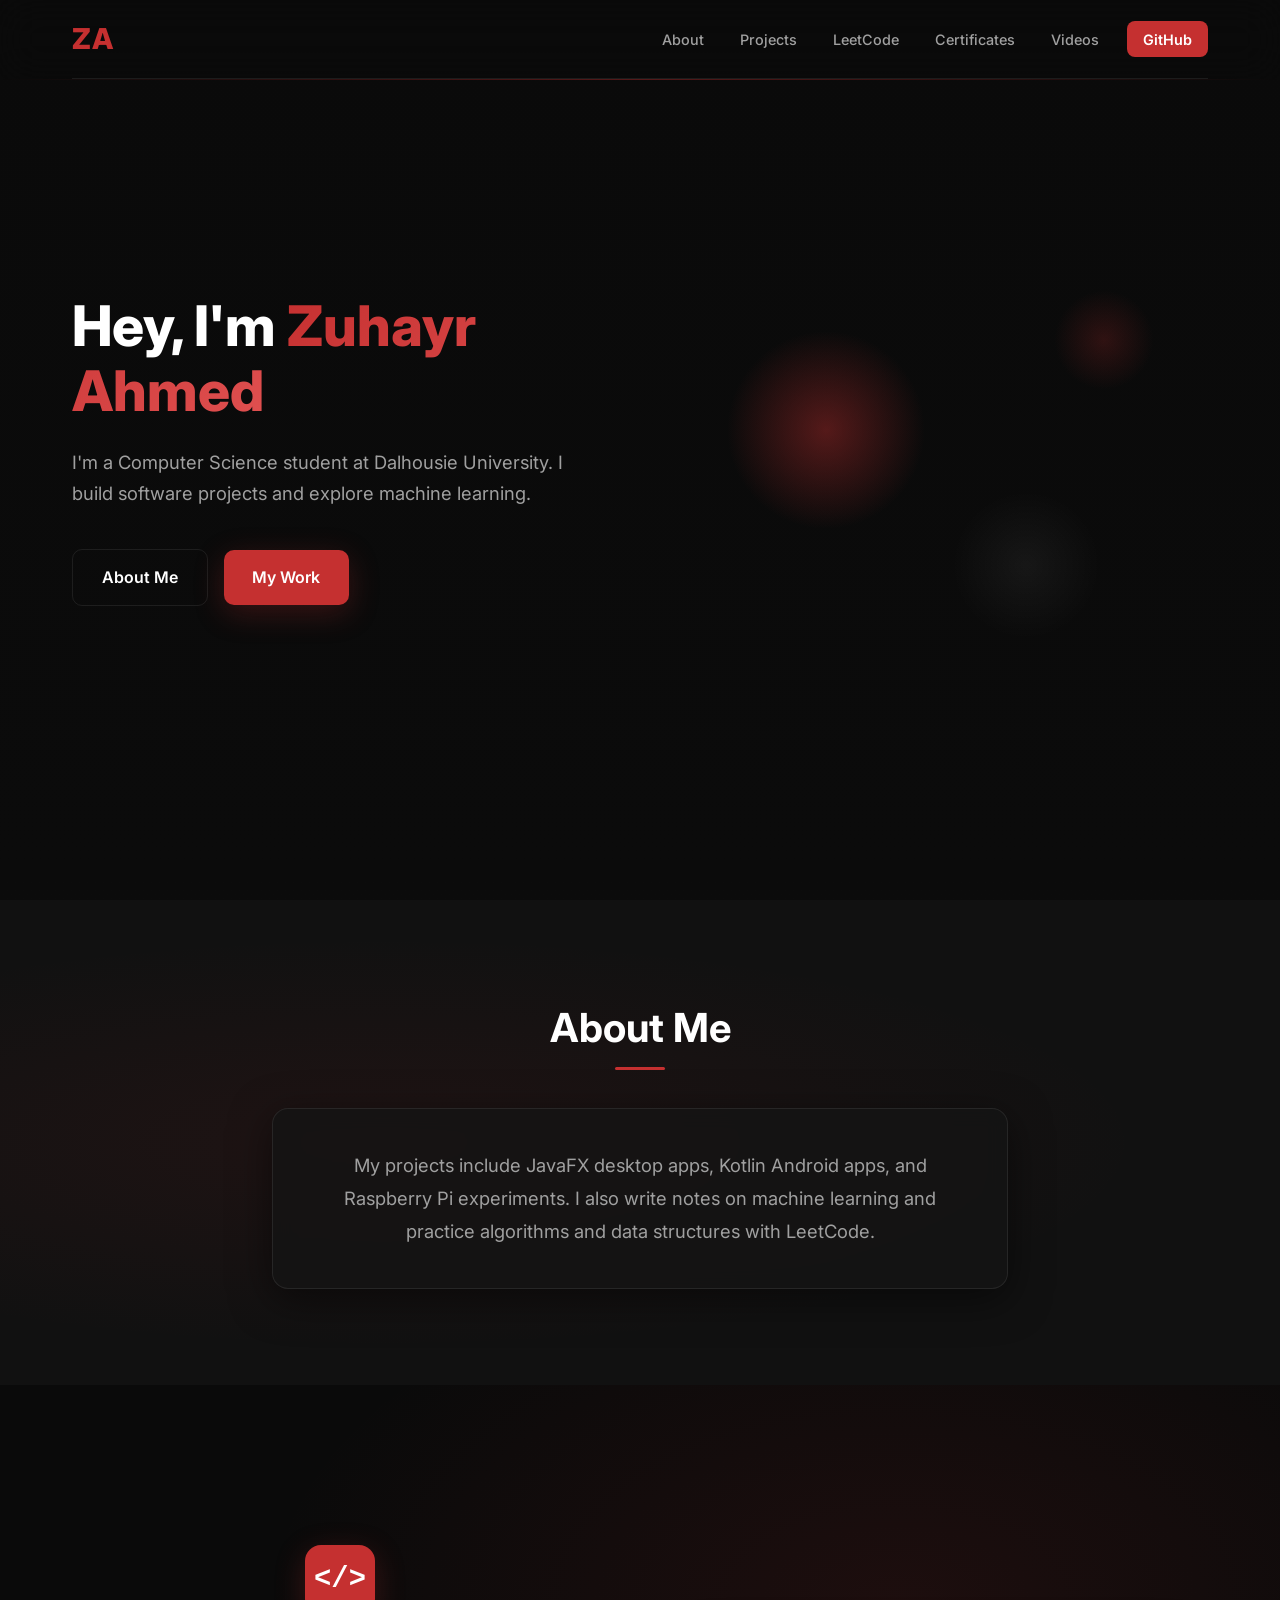
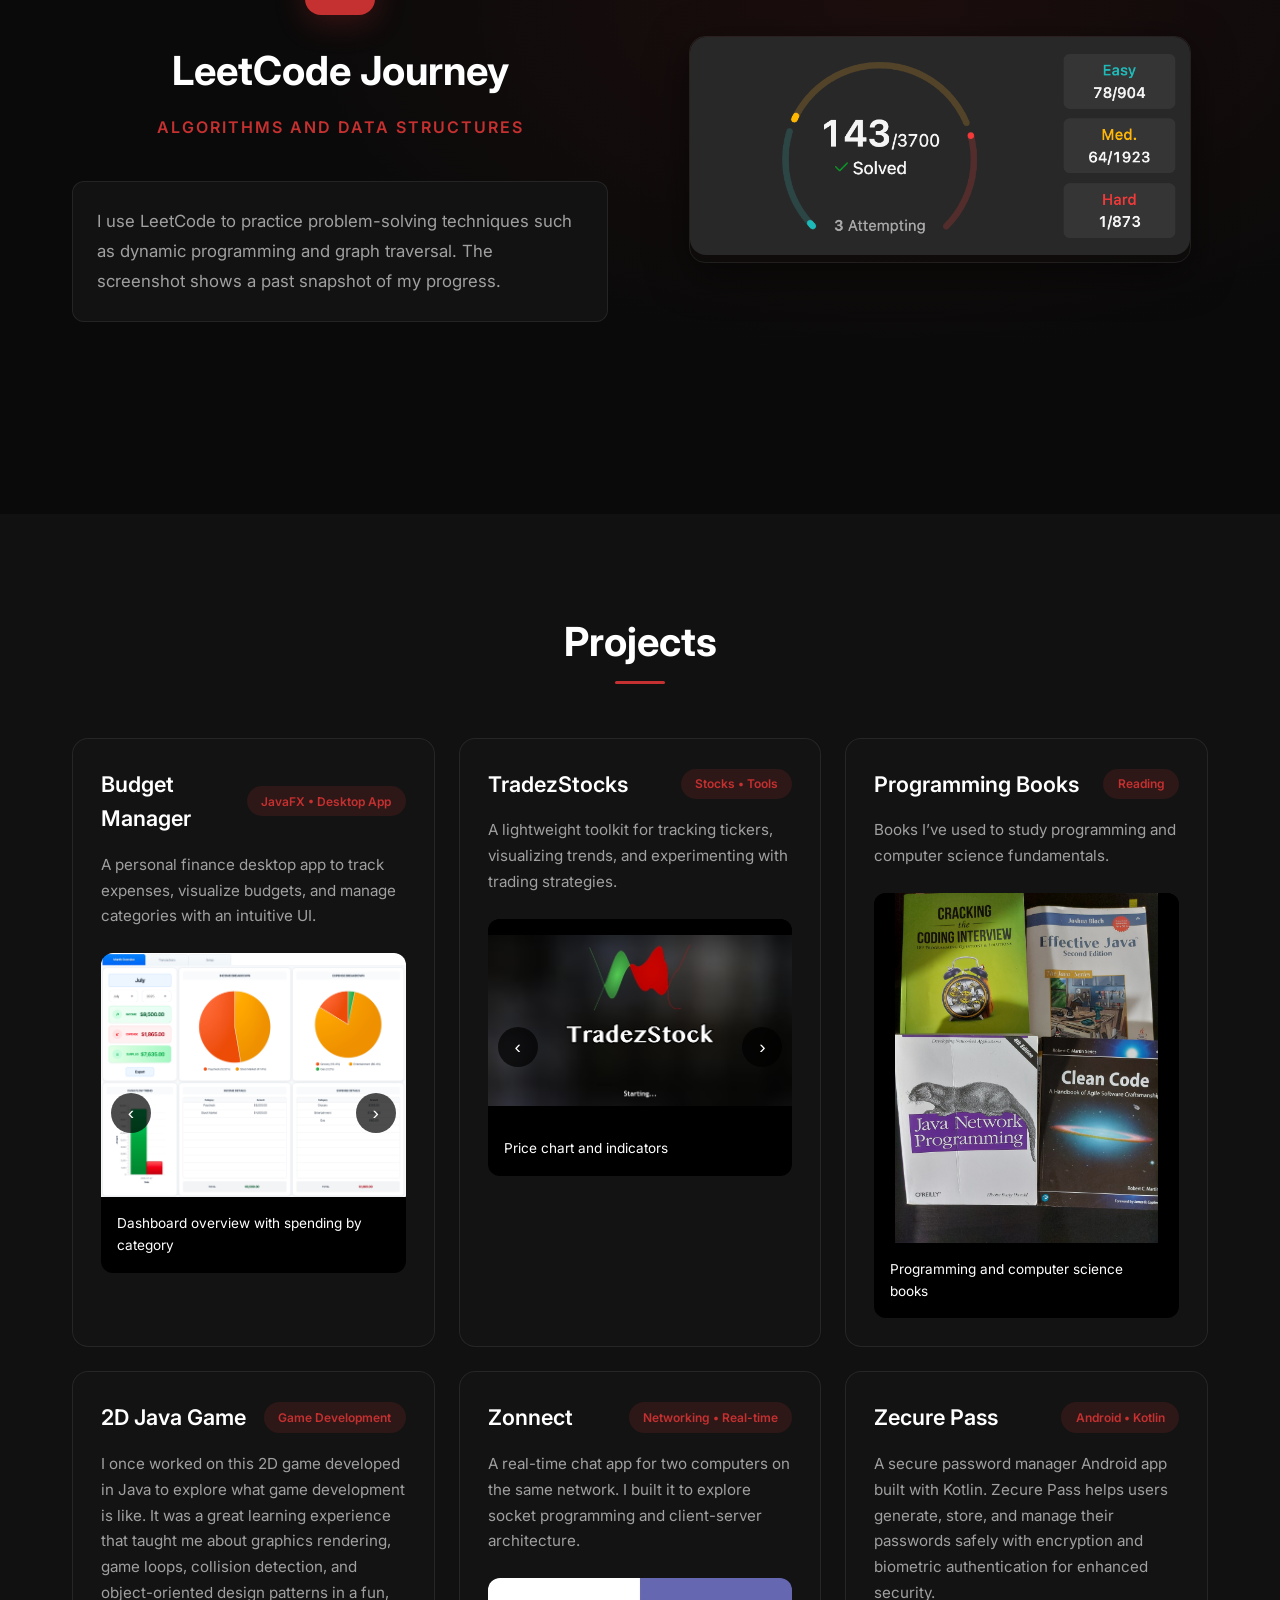
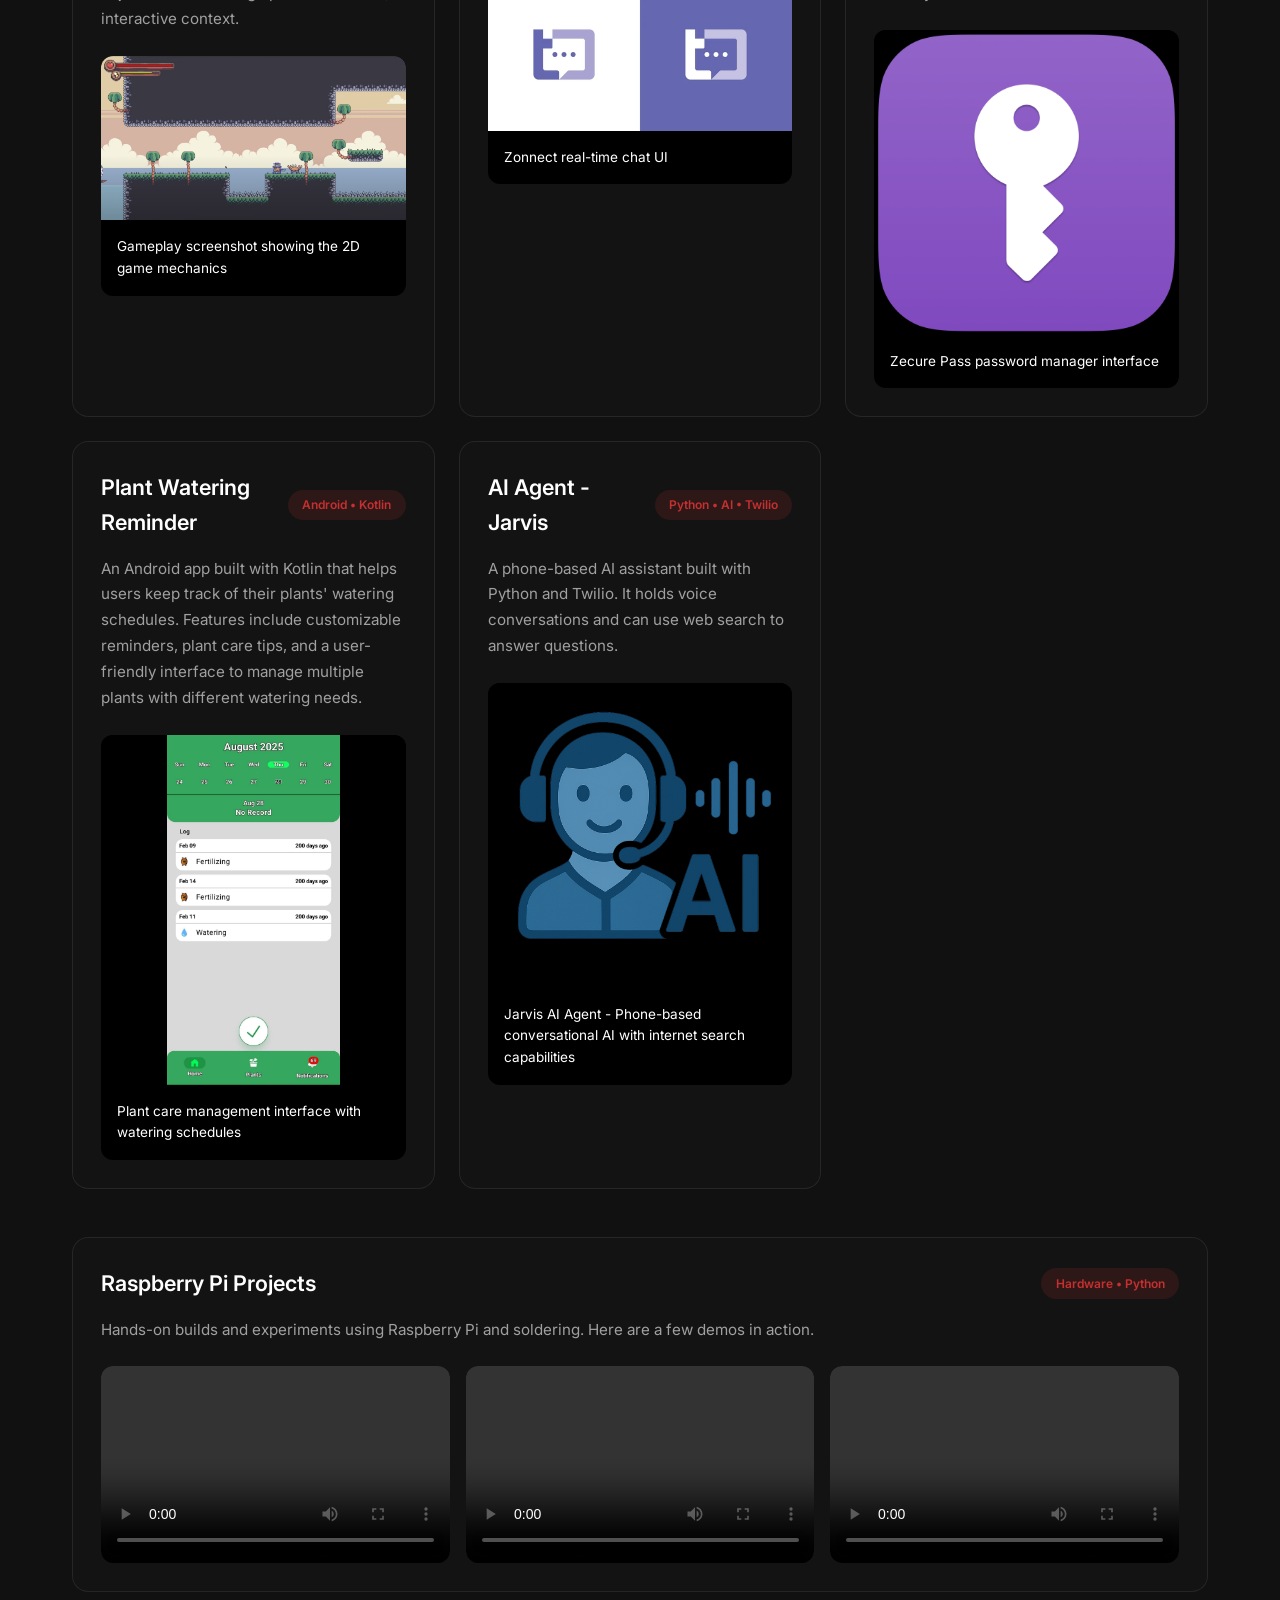
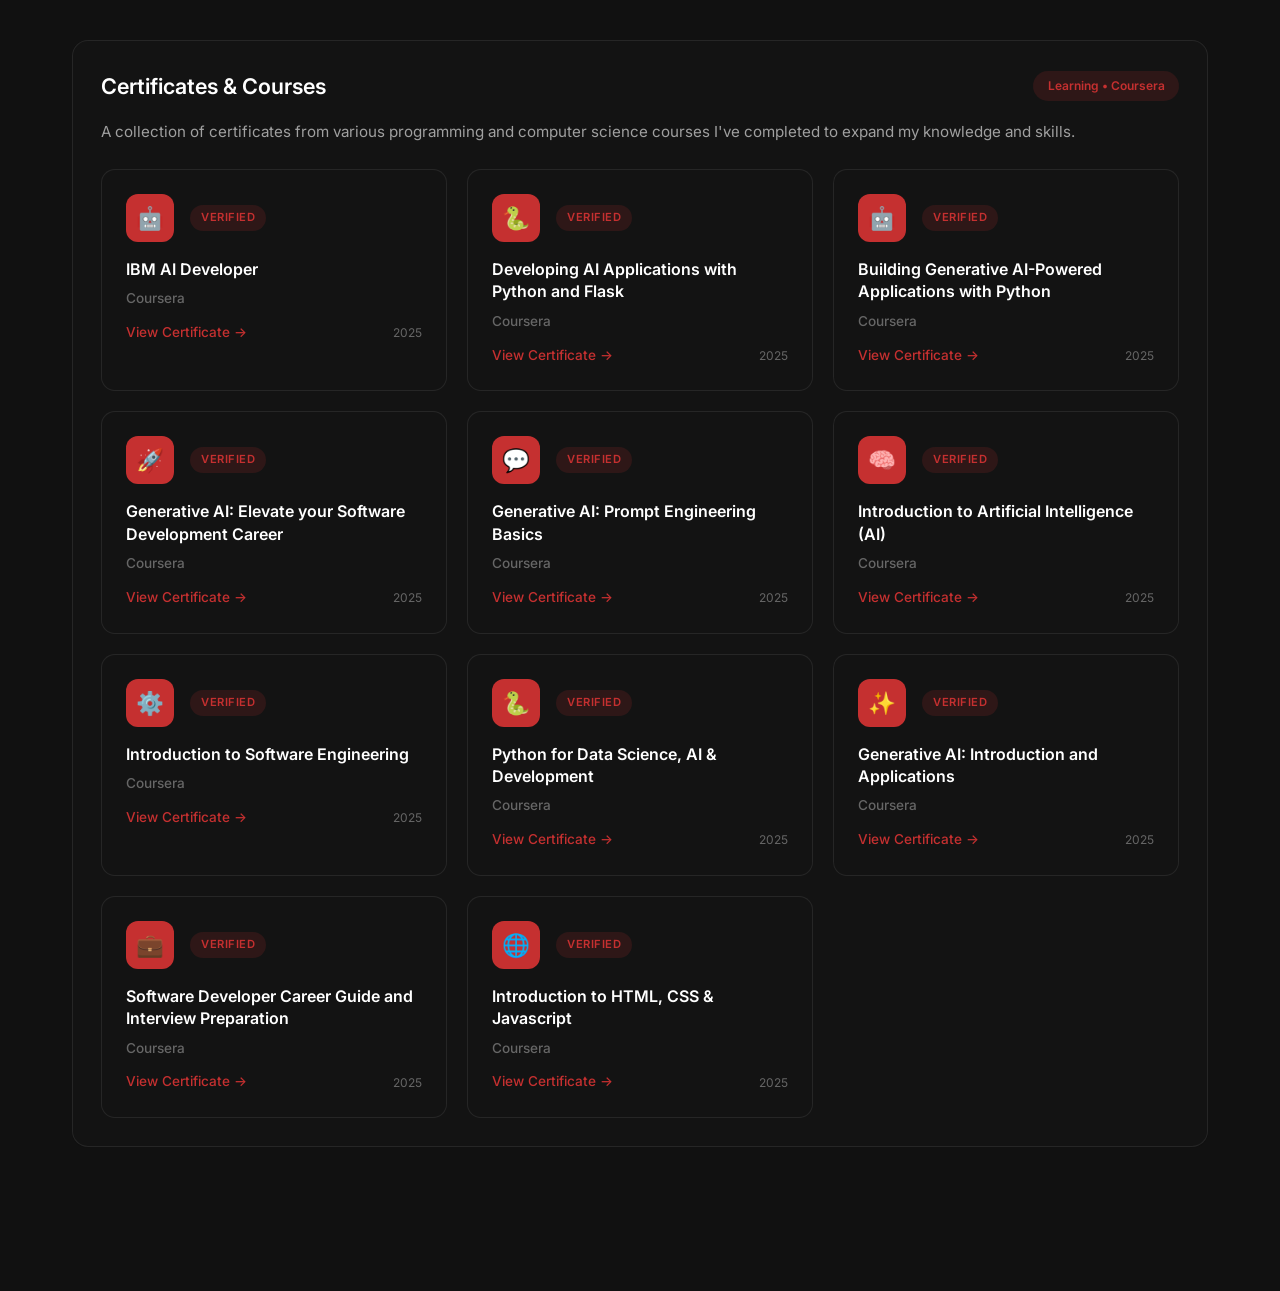
<file: index.html>
<!DOCTYPE html>
<html lang="en">

<head>
  <meta charset="UTF-8">
  <meta name="viewport" content="width=device-width, initial-scale=1.0">
  <meta name="description" content="Zuhayr Ahmed, a Computer Science student at Dalhousie University. Explore software projects, machine learning notes, and certificates.">
  <link rel="canonical" href="https://zuhayrahmed.github.io/">
  <link rel="stylesheet" href="style.css">
  <title>Zuhayr Ahmed | Computer Science Portfolio</title>
</head>

<body>

  <header class="site-header">
    <div class="container">
      <nav class="navbar">
        <div class="navdiv">
          <div class="logo">
            <a href="#home">ZA</a>
          </div>
          <ul class="nav-menu" id="site-menu">
            <li><a href="#about">About</a></li>
            <li><a href="#projects">Projects</a></li>
            <li><a href="#leetcode-showcase">LeetCode</a></li>
            <li><a href="#certificates">Certificates</a></li>
            <li><a href="#raspberry-videos">Videos</a></li>
            <li><a href="https://github.com/zuhayrahmed" class="cta">GitHub</a></li>
          </ul>
          <button class="mobile-menu-toggle" type="button" aria-label="Toggle navigation" aria-controls="site-menu" aria-expanded="false">
            <span></span>
            <span></span>
            <span></span>
          </button>
        </div>
      </nav>
    </div>
    <div class="header-gradient"></div>
  </header>

  <!-- Landing Section -->
  <section id="home" class="reveal">
    <div class="container-hero">
      <div class="hero-content">
        <h1>Hey, I'm <span class="accent">Zuhayr Ahmed</span></h1>
        <p>I'm a Computer Science student at Dalhousie University. I build software projects and explore machine learning.</p>
        <div class="btn-group">
          <a href="#about" class="btn secondary-btn">About Me</a>
          <a href="#projects" class="btn">My Work</a>
        </div>
      </div>
      <div class="hero-art" aria-hidden="true">
        <div class="orb orb-1"></div>
        <div class="orb orb-2"></div>
        <div class="orb orb-3"></div>
      </div>
    </div>
  </section>


  <!-- About Section -->
  <section id="about" class="reveal">
    <div class="container">
      <h2>About Me</h2>
      <p>
        My projects include JavaFX desktop apps, Kotlin Android apps, and Raspberry Pi experiments.
        I also write notes on machine learning and practice algorithms and data structures with LeetCode.
      </p>
    </div>
  </section>

  <!-- LeetCode Showcase Section -->
  <section id="leetcode-showcase" class="reveal">
    <div class="container">
      <div class="leetcode-hero">
        <div class="leetcode-content">
          <div class="leetcode-header">
            <div class="leetcode-icon">
              <div class="code-symbol">&lt;/&gt;</div>
            </div>
            <h2>LeetCode Journey</h2>
            <div class="leetcode-subtitle">Algorithms and data structures</div>
          </div>

          <div class="leetcode-description">
            <p>I use LeetCode to practice problem-solving techniques such as dynamic programming and graph traversal.
              The screenshot shows a past snapshot of my progress.</p>
          </div>
        </div>

        <div class="leetcode-visual">
          <div class="leetcode-image-container">
            <img src="images/Leetcode/Leetcode_Info.png" alt="LeetCode Progress Dashboard" class="leetcode-image">
          </div>
        </div>
      </div>
    </div>
  </section>

  <!-- Projects Section -->
  <section id="projects" class="reveal">
    <h2>Projects</h2>
    <div class="projects-grid container">
      <!-- BUdgetManager App -->
      <article class="project-card">
        <div class="project-head">
          <h3>Budget Manager</h3>
          <span class="tag">JavaFX • Desktop App</span>
        </div>
        <p class="project-desc">A personal finance desktop app to track expenses, visualize budgets, and manage
          categories with an intuitive UI.</p>
        <div class="gallery" data-gallery>
          <div class="gallery-track">
            <img src="images/BudgetManager/image_1.png" alt="Budget Manager screenshot 1"
              data-caption="Dashboard overview with spending by category">
            <img src="images/BudgetManager/image_2.png" alt="Budget Manager screenshot 2"
              data-caption="Add and edit expense entries quickly">
            <img src="images/BudgetManager/image_3.png" alt="Budget Manager screenshot 3"
              data-caption="Monthly charts and budget progress">
          </div>
          <button class="gallery-btn prev" aria-label="Previous image" data-prev>‹</button>
          <button class="gallery-btn next" aria-label="Next image" data-next>›</button>
          <div class="gallery-caption" aria-live="polite"></div>
        </div>
      </article>

      <!-- TradezStocks App -->
      <article class="project-card">
        <div class="project-head">
          <h3>TradezStocks</h3>
          <span class="tag">Stocks • Tools</span>
        </div>
        <p class="project-desc">A lightweight toolkit for tracking tickers, visualizing trends, and experimenting with
          trading strategies.</p>
        <div class="gallery" data-gallery>
          <div class="gallery-track">
            <img src="images/TradezStocks/image_1.jpg" alt="TradezStocks screenshot 1"
              data-caption="Price chart and indicators">
            <img src="images/TradezStocks/image_2.png" alt="TradezStocks screenshot 2"
              data-caption="Watchlist and ticker details">
          </div>
          <button class="gallery-btn prev" aria-label="Previous image" data-prev>‹</button>
          <button class="gallery-btn next" aria-label="Next image" data-next>›</button>
          <div class="gallery-caption" aria-live="polite"></div>
        </div>
      </article>

      <!-- Books -->
      <article class="project-card">
        <div class="project-head">
          <h3>Programming Books</h3>
          <span class="tag">Reading</span>
        </div>
        <p class="project-desc">Books I’ve used to study programming and computer science fundamentals.</p>
        <div class="gallery" data-gallery>
          <div class="gallery-track single">
            <img src="images/Books/books.jpg" alt="Books collection" data-caption="Programming and computer science books">
          </div>
          <div class="gallery-caption" aria-live="polite"></div>
        </div>
      </article>


      <!-- 2D Java Game -->
      <article class="project-card">
        <div class="project-head">
          <h3>2D Java Game</h3>
          <span class="tag">Game Development</span>
        </div>
        <p class="project-desc">I once worked on this 2D game developed in Java to explore what game development is
          like. It was a great learning experience that taught me about graphics rendering, game loops, collision
          detection, and object-oriented design patterns in a fun, interactive context.</p>
        <div class="gallery" data-gallery>
          <div class="gallery-track single">
            <img src="images/2DGame/2D-Game.png" alt="2D Java Game screenshot"
              data-caption="Gameplay screenshot showing the 2D game mechanics">
          </div>
          <div class="gallery-caption" aria-live="polite"></div>
        </div>
      </article>

      <!-- Chat Application -->
      <article class="project-card">
        <div class="project-head">
          <h3>Zonnect</h3>
          <span class="tag">Networking • Real-time</span>
        </div>
        <p class="project-desc">A real-time chat app for two computers on the same network. I built it to explore
          socket programming and client-server architecture.</p>
        <div class="gallery" data-gallery>
          <div class="gallery-track single">
            <img src="images/Zonnect/zonnect.webp" alt="Zonnect chat application screenshot"
              data-caption="Zonnect real-time chat UI">
          </div>
          <div class="gallery-caption" aria-live="polite"></div>
        </div>
      </article>

      <!-- Zecure Pass -->
      <article class="project-card">
        <div class="project-head">
          <h3>Zecure Pass</h3>
          <span class="tag">Android • Kotlin</span>
        </div>
        <p class="project-desc">A secure password manager Android app built with Kotlin. Zecure Pass helps users
          generate, store, and manage their passwords safely with encryption and biometric authentication for enhanced
          security.</p>
        <div class="gallery" data-gallery>
          <div class="gallery-track single">
            <img src="images/ZecurePass/zecure_pass.png" alt="Zecure Pass Android app screenshot"
              data-caption="Zecure Pass password manager interface">
          </div>
          <div class="gallery-caption" aria-live="polite"></div>
        </div>
      </article>

      <!-- Plant Watering Reminder -->
      <article class="project-card">
        <div class="project-head">
          <h3>Plant Watering Reminder</h3>
          <span class="tag">Android • Kotlin</span>
        </div>
        <p class="project-desc">An Android app built with Kotlin that helps users keep track of their plants' watering
          schedules. Features include customizable reminders, plant care tips, and a user-friendly interface to manage
          multiple plants with different watering needs.</p>
        <div class="gallery" data-gallery>
          <div class="gallery-track single">
            <img src="images/WaterPlants/app.jpg" alt="Plant Watering Reminder app screenshot"
              data-caption="Plant care management interface with watering schedules">
          </div>
          <div class="gallery-caption" aria-live="polite"></div>
        </div>
      </article>

      <!-- AI Agent - Jarvis -->
      <article class="project-card">
        <div class="project-head">
          <h3>AI Agent - Jarvis</h3>
          <span class="tag">Python • AI • Twilio</span>
        </div>
        <p class="project-desc">A phone-based AI assistant built with Python and Twilio. It holds voice conversations
          and can use web search to answer questions.</p>
        <div class="gallery" data-gallery>
          <div class="gallery-track single">
            <img src="images/Ai_Agent/Jarvis.png" alt="AI Agent Jarvis interface"
              data-caption="Jarvis AI Agent - Phone-based conversational AI with internet search capabilities">
          </div>
          <div class="gallery-caption" aria-live="polite"></div>
        </div>
      </article>
    </div>

    <!-- Raspberry Pi videos showcase -->
    <div class="projects-grid container" id="raspberry-videos">
      <article class="project-card wide">
        <div class="project-head">
          <h3>Raspberry Pi Projects</h3>
          <span class="tag">Hardware • Python</span>
        </div>
        <p class="project-desc">Hands-on builds and experiments using Raspberry Pi and soldering. Here are a few demos
          in action.</p>
        <div class="video-grid">
          <video controls playsinline preload="metadata" aria-label="Raspberry Pi demo 1">
            <source src="images/rpi/video_1.mp4" type="video/mp4">
          </video>
          <video controls playsinline preload="metadata" aria-label="Raspberry Pi demo 2">
            <source src="images/rpi/video_2.mp4" type="video/mp4">
          </video>
          <video controls playsinline preload="metadata" aria-label="Raspberry Pi demo 3">
            <source src="images/rpi/video_3.mp4" type="video/mp4">
          </video>
        </div>
      </article>
    </div>

    <!-- Certificates Section -->
    <div class="projects-grid container" id="certificates">
      <article class="project-card wide">
        <div class="project-head">
          <h3>Certificates & Courses</h3>
          <span class="tag">Learning • Coursera</span>
        </div>
        <p class="project-desc">A collection of certificates from various programming and computer science courses I've
          completed to expand my knowledge and skills.</p>
        <div class="certificates-grid">
          <a href="pdfs/Coursera_7.pdf" target="_blank" class="certificate-card">
            <div class="certificate-preview">
              <div class="certificate-icon">🤖</div>
              <div class="certificate-badge">Verified</div>
            </div>
            <div class="certificate-info">
              <h4>IBM AI Developer</h4>
              <div class="certificate-provider">Coursera</div>
              <div class="certificate-actions">
                <span class="view-certificate">View Certificate →</span>
                <span class="certificate-date">2025</span>
              </div>
            </div>
          </a>

          <a href="pdfs/Coursera_1.pdf" target="_blank" class="certificate-card">
            <div class="certificate-preview">
              <div class="certificate-icon">🐍</div>
              <div class="certificate-badge">Verified</div>
            </div>
            <div class="certificate-info">
              <h4>Developing AI Applications with Python and Flask</h4>
              <div class="certificate-provider">Coursera</div>
              <div class="certificate-actions">
                <span class="view-certificate">View Certificate →</span>
                <span class="certificate-date">2025</span>
              </div>
            </div>
          </a>

          <a href="pdfs/Coursera_2.pdf" target="_blank" class="certificate-card">
            <div class="certificate-preview">
              <div class="certificate-icon">🤖</div>
              <div class="certificate-badge">Verified</div>
            </div>
            <div class="certificate-info">
              <h4>Building Generative AI-Powered Applications with Python</h4>
              <div class="certificate-provider">Coursera</div>
              <div class="certificate-actions">
                <span class="view-certificate">View Certificate →</span>
                <span class="certificate-date">2025</span>
              </div>
            </div>
          </a>

          <a href="pdfs/Coursera_3.pdf" target="_blank" class="certificate-card">
            <div class="certificate-preview">
              <div class="certificate-icon">🚀</div>
              <div class="certificate-badge">Verified</div>
            </div>
            <div class="certificate-info">
              <h4>Generative AI: Elevate your Software Development Career</h4>
              <div class="certificate-provider">Coursera</div>
              <div class="certificate-actions">
                <span class="view-certificate">View Certificate →</span>
                <span class="certificate-date">2025</span>
              </div>
            </div>
          </a>

          <a href="pdfs/Coursera_4.pdf" target="_blank" class="certificate-card">
            <div class="certificate-preview">
              <div class="certificate-icon">💬</div>
              <div class="certificate-badge">Verified</div>
            </div>
            <div class="certificate-info">
              <h4>Generative AI: Prompt Engineering Basics</h4>
              <div class="certificate-provider">Coursera</div>
              <div class="certificate-actions">
                <span class="view-certificate">View Certificate →</span>
                <span class="certificate-date">2025</span>
              </div>
            </div>
          </a>

          <a href="pdfs/Coursera_5.pdf" target="_blank" class="certificate-card">
            <div class="certificate-preview">
              <div class="certificate-icon">🧠</div>
              <div class="certificate-badge">Verified</div>
            </div>
            <div class="certificate-info">
              <h4>Introduction to Artificial Intelligence (AI)</h4>
              <div class="certificate-provider">Coursera</div>
              <div class="certificate-actions">
                <span class="view-certificate">View Certificate →</span>
                <span class="certificate-date">2025</span>
              </div>
            </div>
          </a>

          <a href="pdfs/Coursera_6.pdf" target="_blank" class="certificate-card">
            <div class="certificate-preview">
              <div class="certificate-icon">⚙️</div>
              <div class="certificate-badge">Verified</div>
            </div>
            <div class="certificate-info">
              <h4>Introduction to Software Engineering</h4>
              <div class="certificate-provider">Coursera</div>
              <div class="certificate-actions">
                <span class="view-certificate">View Certificate →</span>
                <span class="certificate-date">2025</span>
              </div>
            </div>
          </a>

          <a href="pdfs/Coursera_8.pdf" target="_blank" class="certificate-card">
            <div class="certificate-preview">
              <div class="certificate-icon">🐍</div>
              <div class="certificate-badge">Verified</div>
            </div>
            <div class="certificate-info">
              <h4>Python for Data Science, AI & Development</h4>
              <div class="certificate-provider">Coursera</div>
              <div class="certificate-actions">
                <span class="view-certificate">View Certificate →</span>
                <span class="certificate-date">2025</span>
              </div>
            </div>
          </a>

          <a href="pdfs/Coursera_9.pdf" target="_blank" class="certificate-card">
            <div class="certificate-preview">
              <div class="certificate-icon">✨</div>
              <div class="certificate-badge">Verified</div>
            </div>
            <div class="certificate-info">
              <h4>Generative AI: Introduction and Applications</h4>
              <div class="certificate-provider">Coursera</div>
              <div class="certificate-actions">
                <span class="view-certificate">View Certificate →</span>
                <span class="certificate-date">2025</span>
              </div>
            </div>
          </a>

          <a href="pdfs/Coursera_10.pdf" target="_blank" class="certificate-card">
            <div class="certificate-preview">
              <div class="certificate-icon">💼</div>
              <div class="certificate-badge">Verified</div>
            </div>
            <div class="certificate-info">
              <h4>Software Developer Career Guide and Interview Preparation</h4>
              <div class="certificate-provider">Coursera</div>
              <div class="certificate-actions">
                <span class="view-certificate">View Certificate →</span>
                <span class="certificate-date">2025</span>
              </div>
            </div>
          </a>

          <a href="pdfs/Coursera_11.pdf" target="_blank" class="certificate-card">
            <div class="certificate-preview">
              <div class="certificate-icon">🌐</div>
              <div class="certificate-badge">Verified</div>
            </div>
            <div class="certificate-info">
              <h4>Introduction to HTML, CSS & Javascript</h4>
              <div class="certificate-provider">Coursera</div>
              <div class="certificate-actions">
                <span class="view-certificate">View Certificate →</span>
                <span class="certificate-date">2025</span>
              </div>
            </div>
          </a>
        </div>
      </article>
    </div>
  </section>


  <script>
    // Mobile menu toggle
    const mobileToggle = document.querySelector('.mobile-menu-toggle');
    const navMenu = document.querySelector('.nav-menu');
    const header = document.querySelector('.site-header');

    mobileToggle.addEventListener('click', () => {
      const expanded = navMenu.classList.toggle('active');
      mobileToggle.classList.toggle('active', expanded);
      mobileToggle.setAttribute('aria-expanded', expanded);
    });

    // Close mobile menu when clicking on a link
    navMenu.addEventListener('click', (e) => {
      if (e.target.tagName === 'A') {
        mobileToggle.classList.remove('active');
        navMenu.classList.remove('active');
        mobileToggle.setAttribute('aria-expanded', 'false');
      }
    });

    // Header scroll effect
    window.addEventListener('scroll', () => {
      if (window.scrollY > 50) {
        header.classList.add('scrolled');
      } else {
        header.classList.remove('scrolled');
      }
    });

    document.querySelectorAll('[data-gallery]').forEach(gallery => {
      const track = gallery.querySelector('.gallery-track');
      const images = track.querySelectorAll('img');
      const caption = gallery.querySelector('.gallery-caption');
      let index = 0;

      const showImage = offset => {
        index = (index + offset + images.length) % images.length;
        track.style.transform = `translateX(-${index * 100}%)`;
        caption.textContent = images[index].dataset.caption;
      };

      gallery.querySelector('[data-prev]')?.addEventListener('click', () => showImage(-1));
      gallery.querySelector('[data-next]')?.addEventListener('click', () => showImage(1));
      showImage(0);
    });
  </script>
</body>

</html>
</file>
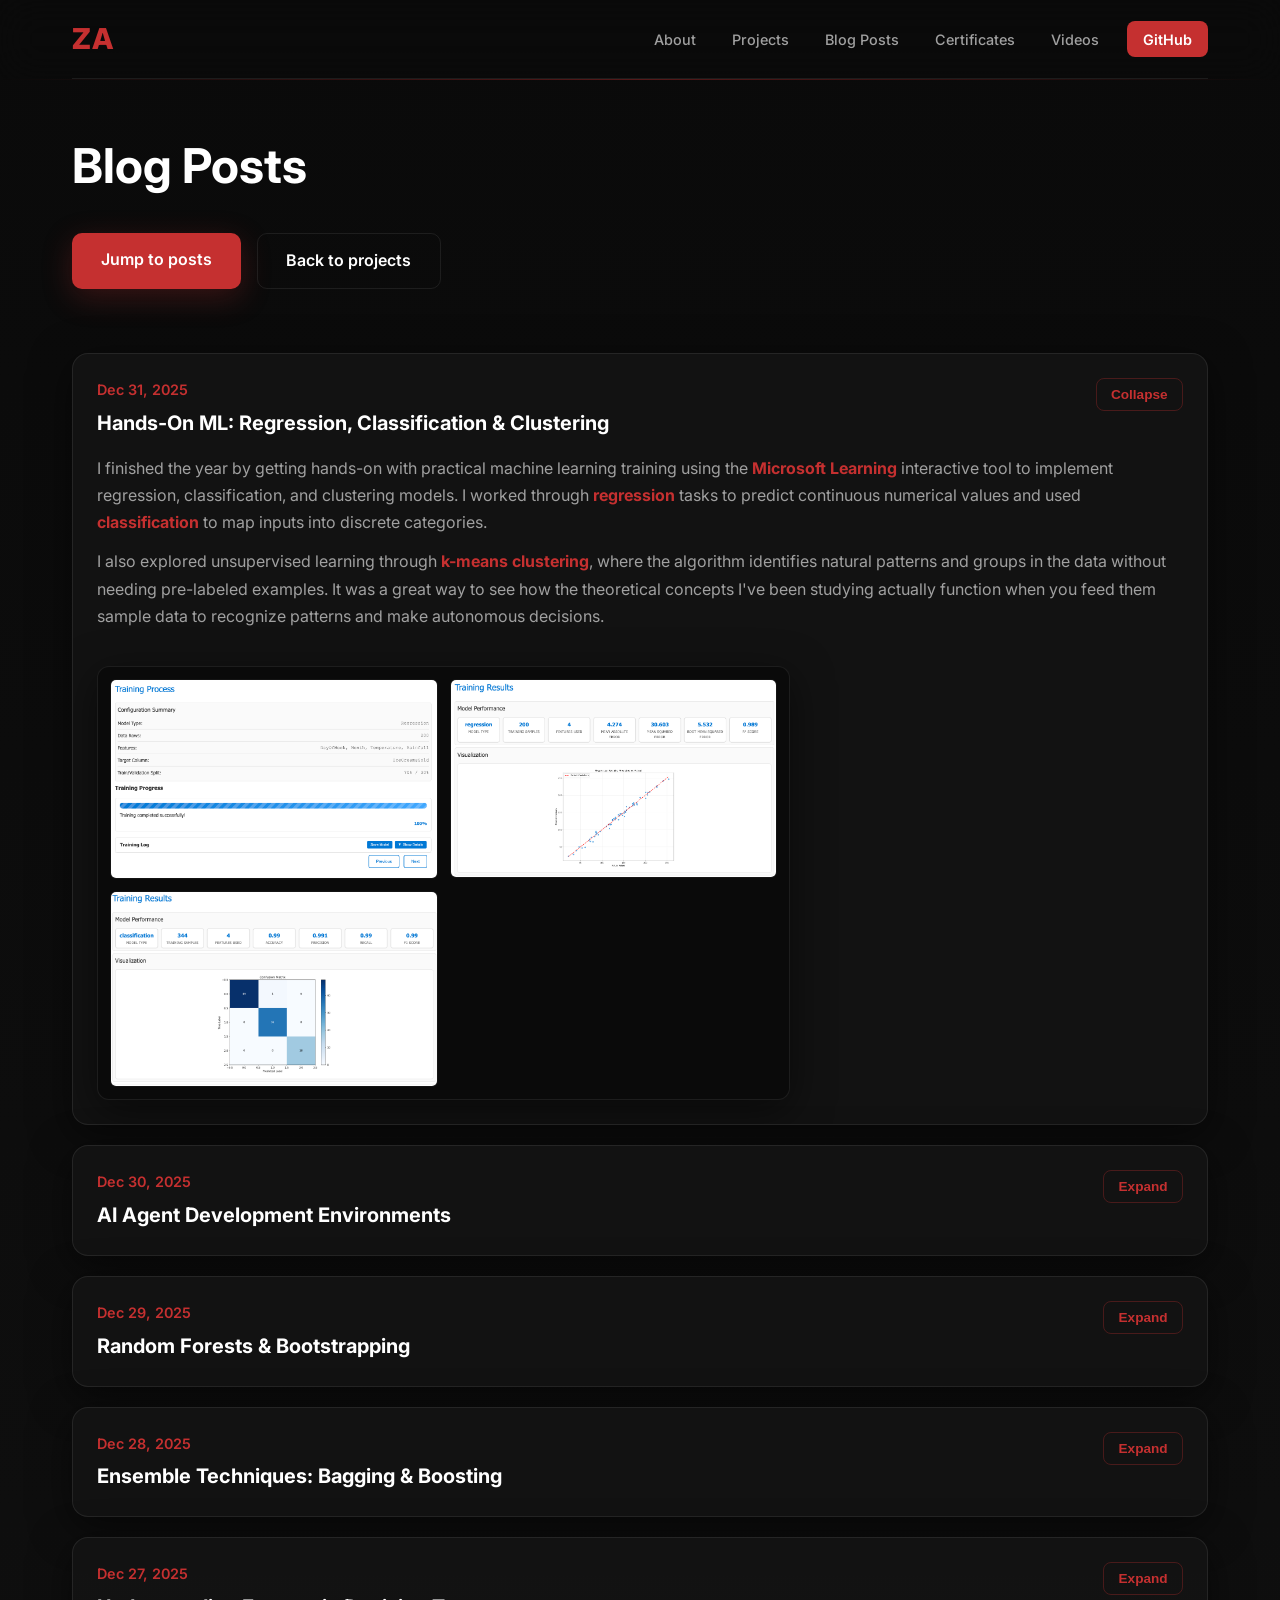
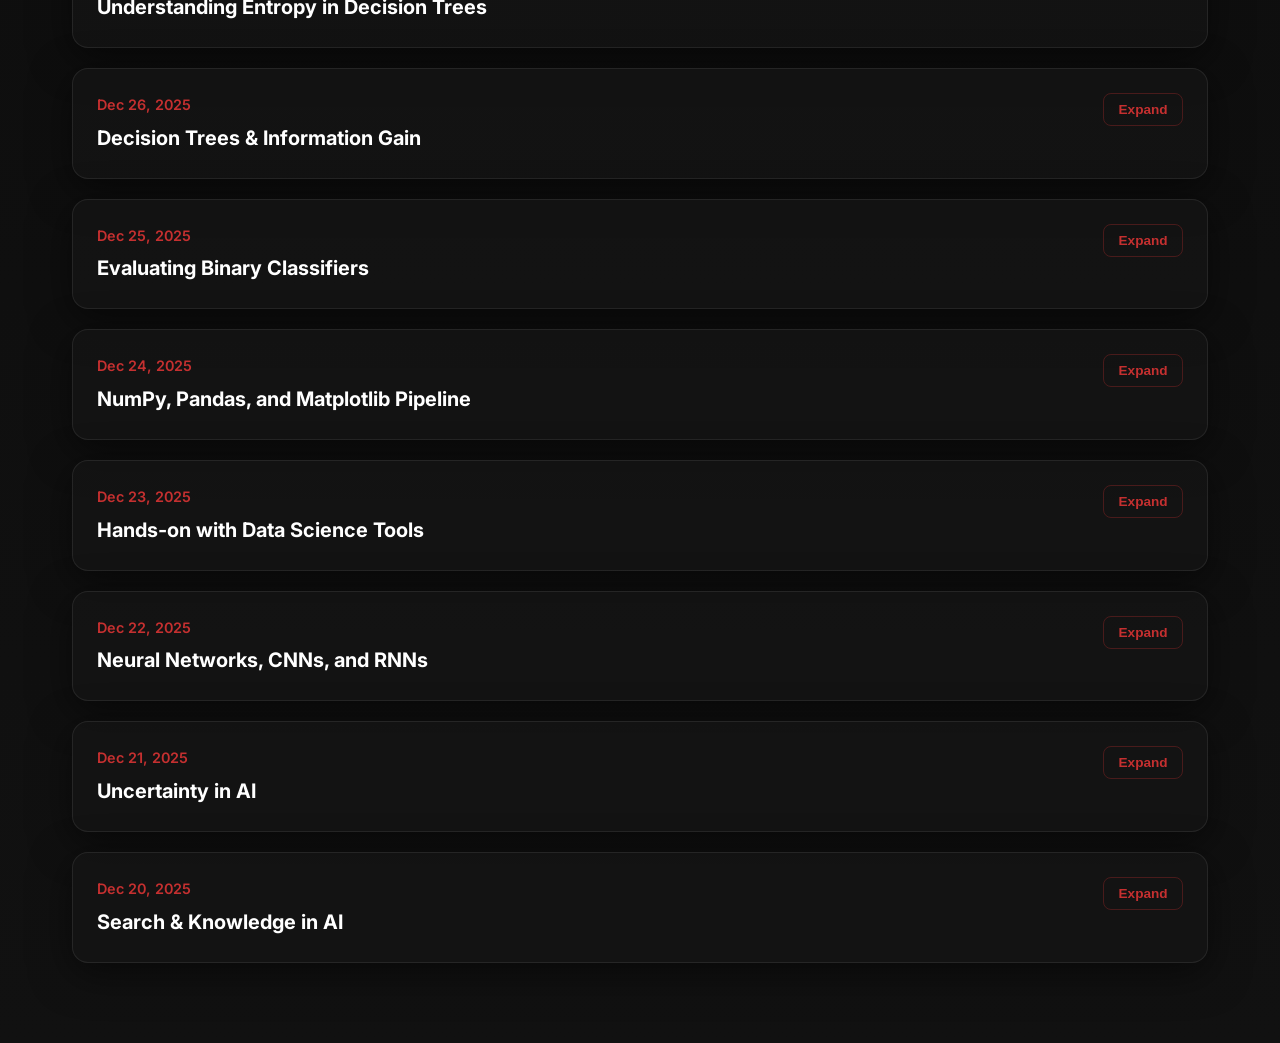
<file: blog.html>
<!DOCTYPE html>
<html lang="en">

<head>
  <meta charset="UTF-8">
  <meta name="viewport" content="width=device-width, initial-scale=1.0">
  <link rel="canonical" href="https://zuhayrahmed.github.io/blog.html">
  <link rel="stylesheet" href="style.css">
  <title>Learning Blog | Zuhayr Ahmed</title>
</head>

<body class="blog-page">
  <header class="site-header">
    <div class="container">
      <nav class="navbar">
        <div class="navdiv">
          <div class="logo">
            <a href="index.html#home">ZA</a>
          </div>
          <ul class="nav-menu" id="site-menu">
            <li><a href="index.html#about">About</a></li>
            <li><a href="index.html#projects">Projects</a></li>
            <li><a href="#posts">Blog Posts</a></li>
            <li><a href="index.html#certificates">Certificates</a></li>
            <li><a href="index.html#raspberry-videos">Videos</a></li>
            <li><a href="https://github.com/zuhayrahmed" class="cta">GitHub</a></li>
          </ul>
          <button class="mobile-menu-toggle" type="button" aria-label="Toggle navigation" aria-controls="site-menu" aria-expanded="false">
            <span></span>
            <span></span>
            <span></span>
          </button>
        </div>
      </nav>
    </div>
    <div class="header-gradient"></div>
  </header>

  <section class="blog-hero">
    <div class="container">
      <h1>Blog Posts</h1>
      <div class="blog-actions">
        <a href="#posts" class="btn">Jump to posts</a>
        <a href="index.html#projects" class="btn secondary-btn">Back to projects</a>
      </div>
    </div>
  </section>

  <section id="posts" class="blog-posts">
    <div class="container">
      <div class="blog-list">
        <article class="blog-card open" id="dec-31-2025">
          <div class="blog-card-header">
            <div>
              <div class="blog-meta">
                <span class="blog-date">Dec 31, 2025</span>
              </div>
              <h3 class="blog-card-title">Hands-On ML: Regression, Classification & Clustering</h3>
            </div>
            <button class="blog-toggle" data-toggle-post aria-expanded="true">Collapse</button>
          </div>

          <div class="blog-card-content">
            <div class="blog-card-copy">
              <p>I finished the year by getting hands-on with practical machine learning training using the
                <strong>Microsoft Learning</strong> interactive tool to implement regression, classification, and
                clustering models. I worked through <strong>regression</strong> tasks to predict continuous numerical
                values and used <strong>classification</strong> to map inputs into discrete categories.</p>
              <p>I also explored unsupervised learning through <strong>k-means clustering</strong>, where the algorithm
                identifies natural patterns and groups in the data without needing pre-labeled examples. It was a great
                way to see how the theoretical concepts I've been studying actually function when you feed them sample
                data to recognize patterns and make autonomous decisions.</p>
            </div>
            <div class="blog-card-media media-grid">
              <img src="images/Blogs/dec31-1.png" alt="Regression model training with Microsoft Learning">
              <img src="images/Blogs/dec31-2.png" alt="Classification model implementation">
              <img src="images/Blogs/dec31-3.png" alt="K-means clustering visualization">
            </div>
          </div>
        </article>

        <article class="blog-card" id="dec-30-2025">
          <div class="blog-card-header">
            <div>
              <div class="blog-meta">
                <span class="blog-date">Dec 30, 2025</span>
              </div>
              <h3 class="blog-card-title">AI Agent Development Environments</h3>
            </div>
            <button class="blog-toggle" data-toggle-post aria-expanded="true">Collapse</button>
          </div>

          <div class="blog-card-content">
            <div class="blog-card-copy">
              <p>I spent today exploring the various development environments for building AI agents, particularly
                within the <strong>Microsoft Azure</strong> ecosystem, where the choice of platform depends on the
                required balance between autonomy and ease of use. For business users or "citizen developers,"
                <strong>Copilot Studio</strong> provides a low-code, visual interface for quickly deploying agents to
                common channels like Slack or Microsoft 365, while the <strong>Microsoft 365 Agents SDK</strong> offers
                professional developers the flexibility to build more complex, self-hosted solutions.
              </p>
              <p>I also looked at the <strong>Foundry Agent Service</strong>, a managed Azure service that provides
                deeper model choices and enterprise-grade security for scalable agentic applications, as well as
                <strong>AutoGen</strong>, an open-source framework ideal for rapidly researching and experimenting with
                multi-agent coordination. Understanding these environments is essential because they provide the
                infrastructure needed for agents to perform knowledge integration, task automation, and autonomous
                decision-making securely within a business workflow.
              </p>
            </div>
          </div>
        </article>

        <article class="blog-card" id="dec-29-2025">
          <div class="blog-card-header">
            <div>
              <div class="blog-meta">
                <span class="blog-date">Dec 29, 2025</span>
              </div>
              <h3 class="blog-card-title">Random Forests & Bootstrapping</h3>
            </div>
            <button class="blog-toggle" data-toggle-post aria-expanded="true">Collapse</button>
          </div>

          <div class="blog-card-content">
            <div class="blog-card-copy">
              <p>I spent time today looking at <strong>ensemble techniques</strong> to see how combining multiple models
                can lead to much better predictions than just using one tree. I focused on <strong>bagging</strong> and
                <strong>boosting</strong>, which are different ways to group models together, like in a <strong>Random
                  Forest</strong>.
              </p>
              <p>I learned about <strong>bootstrapping</strong>, where you create random samples of data to train
                different versions of a model. This led to <strong>out-of-bag error</strong>, which is a method for
                testing the model using the data points that were left out of the training sample. It is a really
                efficient way to validate how accurate a model is without needing a completely separate test set.</p>
            </div>
            <div class="blog-card-media">
              <img src="images/Blogs/dec29-1.png" alt="Notes on Random Forests, bootstrapping, and out-of-bag error">
            </div>
          </div>
        </article>

        <article class="blog-card" id="dec-28-2025">
          <div class="blog-card-header">
            <div>
              <div class="blog-meta">
                <span class="blog-date">Dec 28, 2025</span>
              </div>
              <h3 class="blog-card-title">Ensemble Techniques: Bagging & Boosting</h3>
            </div>
            <button class="blog-toggle" data-toggle-post aria-expanded="true">Collapse</button>
          </div>

          <div class="blog-card-content">
            <div class="blog-card-copy">
              <p>I spent today exploring <strong>Ensemble Techniques</strong> to see how combining multiple models can
                lead to much more accurate results than using a single decision tree. I focused specifically on
                <strong>Bagging</strong> and <strong>Boosting</strong>, which are two different ways to build these
                "forests" of trees.
              </p>
              <p>I spent a good chunk of time on <strong>Bootstrapping</strong>, which involves creating multiple random
                samples from the original dataset to train different trees. This led into the concept of
                <strong>Out-of-bag (OOB) error</strong>, a clever way to validate a model while it is still being
                trained. Since a "bag" or bootstrap sample typically leaves out some data points, you can use those
                excluded points as a test set for that specific tree. It's an efficient method because it gives you a
                clear sense of the prediction error without needing a separate, dedicated validation set.
              </p>
            </div>
            <div class="blog-card-media">
              <img src="images/Blogs/dec28-1.png" alt="Notes on Ensemble Techniques, Bagging, Boosting, and OOB error">
            </div>
          </div>
        </article>

        <article class="blog-card" id="dec-27-2025">
          <div class="blog-card-header">
            <div>
              <div class="blog-meta">
                <span class="blog-date">Dec 27, 2025</span>
              </div>
              <h3 class="blog-card-title">Understanding Entropy in Decision Trees</h3>
            </div>
            <button class="blog-toggle" data-toggle-post aria-expanded="true">Collapse</button>
          </div>

          <div class="blog-card-content">
            <div class="blog-card-copy">
              <p>I spent today focusing on <strong>entropy</strong> and how it acts as the mathematical heart of a
                decision tree. In the context of machine learning, entropy is a way to quantify the "purity" or "signal
                strength" of a specific region of data. It describes how well-mixed or well-separated a distribution is:
                a perfectly uniform, "messy" distribution has an entropy of 1, while a perfectly separated category has
                an entropy of 0.</p>
            </div>
            <div class="blog-card-media">
              <img src="images/Blogs/dec27-1.gif" alt="Animated visualization of entropy in decision trees">
            </div>
          </div>
        </article>

        <article class="blog-card" id="dec-26-2025">
          <div class="blog-card-header">
            <div>
              <div class="blog-meta">
                <span class="blog-date">Dec 26, 2025</span>
              </div>
              <h3 class="blog-card-title">Decision Trees & Information Gain</h3>
            </div>
            <button class="blog-toggle" data-toggle-post aria-expanded="true">Collapse</button>
          </div>

          <div class="blog-card-content">
            <div class="blog-card-copy">
              <p>I spent time working on <strong>Decision Trees</strong> through the HarvardX CS109xa course to
                understand how models make predictions by following a flowchart of logical questions. I learned about
                using <strong>entropy</strong> to measure the randomness or disorder in a dataset and calculating
                <strong>information gain</strong> to decide which features provide the best splits.
              </p>
            </div>
            <div class="blog-card-media">
              <img src="images/Blogs/dec26-1.jpg" alt="Notes on Decision Trees, entropy, and information gain">
            </div>
          </div>
        </article>

        <article class="blog-card" id="dec-25-2025">
          <div class="blog-card-header">
            <div>
              <div class="blog-meta">
                <span class="blog-date">Dec 25, 2025</span>
              </div>
              <h3 class="blog-card-title">Evaluating Binary Classifiers</h3>
            </div>
            <button class="blog-toggle" data-toggle-post aria-expanded="true">Collapse</button>
          </div>

          <div class="blog-card-content">
            <div class="blog-card-copy">
              <p>I spent some time really breaking down how to evaluate a binary classifier using more than just a basic
                accuracy score by looking at the conditional probabilities of <strong>sensitivity</strong> and
                <strong>specificity</strong>. Sensitivity is the probability of a positive test given that the disease
                is actually present (P(Test + | Disease)), while specificity is the probability of a negative test given
                the person is healthy (P(Test - | Healthy)).
              </p>
              <p>I also looked into how <strong>prevalence</strong>, or the overall probability of the disease in the
                population (P(Disease)), influences these results and the overall predictive power of the model. It was
                interesting to see the mathematical trade-off involved; if you make a model ultra-sensitive to ensure
                you don't miss a single positive case, you almost always end up with a higher false-positive rate, which
                drags down your specificity. This forced me to think more about how we define the "Gold Standard" or
                ground truth versus the predictions our model actually spits out.</p>
            </div>
            <div class="blog-card-media media-grid">
              <img src="images/Blogs/dec25-1.png" alt="Notes on sensitivity and specificity for binary classifiers">
              <img src="images/Blogs/dec25-2.png" alt="Notes on prevalence and its effect on predictive power">
            </div>
          </div>
        </article>

        <article class="blog-card" id="dec-24-2025">
          <div class="blog-card-header">
            <div>
              <div class="blog-meta">
                <span class="blog-date">Dec 24, 2025</span>
              </div>
              <h3 class="blog-card-title">NumPy, Pandas, and Matplotlib Pipeline</h3>
            </div>
            <button class="blog-toggle" data-toggle-post aria-expanded="true">Collapse</button>
          </div>

          <div class="blog-card-content">
            <div class="blog-card-copy">
              <p>Today I moved deeper into the Python data science stack by working with <strong>NumPy</strong>,
                <strong>Pandas</strong>, and <strong>Matplotlib</strong>. Instead of just basic array creation, I
                focused on high-performance vectorization and broadcasting in NumPy to handle complex mathematical
                operations without slow loops.
              </p>
              <p>I also spent time in Pandas doing more advanced data manipulation, specifically focusing on
                multi-indexing and complex joins to clean up messy datasets for analysis. To wrap it all up, I used
                Matplotlib to build more than just simple line graphs, working on subplots and customized styling to
                better visualize how data distributions and correlations actually look. Getting these three libraries to
                work together really highlighted how a proper pipeline moves from raw data to a finished, visual
                insight.</p>
            </div>
            <div class="blog-card-media media-grid">
              <img src="images/Blogs/dec24-1.png" alt="Notebook showing NumPy vectorization and broadcasting examples">
              <img src="images/Blogs/dec24-2.png"
                alt="Pandas and Matplotlib workflow with multi-indexing and styled subplots">
            </div>
          </div>
        </article>

        <article class="blog-card" id="dec-23-2025">
          <div class="blog-card-header">
            <div>
              <div class="blog-meta">
                <span class="blog-date">Dec 23, 2025</span>
              </div>
              <h3 class="blog-card-title">Hands-on with Data Science Tools</h3>
            </div>
            <button class="blog-toggle" data-toggle-post aria-expanded="true">Collapse</button>
          </div>

          <div class="blog-card-content">
            <div class="blog-card-copy">
              <p>I spent some time today diving into the practical side of data science by playing around with some of
                its core tools. I used <strong>SPSS</strong> for data management and <strong>JASP</strong> to get a
                better feel for statistical inference and hypothesis testing. It helped clarify how we handle different
                data types, like categorical versus continuous variables.</p>
              <p>I also experimented with <strong>Tableau</strong> to see how to turn raw data into interactive
                dashboards, which makes it much easier to visualize descriptive stats like the mean, median, and mode.
                Getting hands-on with these programs really helped me understand the bigger picture of how to analyze
                trends and correlations without confusing them for causation.</p>
            </div>
            <div class="blog-card-media media-grid">
              <img src="images/Blogs/dec23-1.png" alt="Screens showing SPSS data management workflow">
              <img src="images/Blogs/dec23-2.png" alt="JASP interface for statistical inference and hypothesis testing">
              <img src="images/Blogs/dec23-3.png" alt="Tableau dashboard visualizing descriptive statistics">
            </div>
          </div>
        </article>

        <article class="blog-card" id="dec-22-2025">
          <div class="blog-card-header">
            <div>
              <div class="blog-meta">
                <span class="blog-date">Dec 22, 2025</span>
              </div>
              <h3 class="blog-card-title">Neural Networks, CNNs, and RNNs</h3>
            </div>
            <button class="blog-toggle" data-toggle-post aria-expanded="true">Collapse</button>
          </div>

          <div class="blog-card-content">
            <div class="blog-card-copy">
              <p>I spent today figuring out how AI actually "thinks" using <strong>Neural Networks</strong>. I learned
                how these models are trained using <strong>gradient descent</strong> to minimize loss and how
                <strong>backpropagation</strong> keeps the whole system improving.
              </p>
              <p>The coolest part was <strong>Computer Vision</strong>. <strong>Convolutional Neural Networks
                  (CNNs)</strong> process images with filters to highlight edges and shapes. I also learned about
                <strong>RNNs</strong>, which help AI remember what just happened, like when captioning a video or
                translating a sentence.
              </p>
            </div>
            <div class="blog-card-media media-grid">
              <img src="images/Blogs/dec22-1.png" alt="Notes on neural networks and gradient descent">
              <img src="images/Blogs/dec22-2.png" alt="Diagram explaining backpropagation and loss minimization">
              <img src="images/Blogs/dec22-3.png" alt="CNN filters highlighting edges and shapes in images">
              <img src="images/Blogs/dec22-4.png"
                alt="RNN notes covering sequences for video captioning and translation">
            </div>
          </div>
        </article>

        <article class="blog-card" id="dec-21-2025">
          <div class="blog-card-header">
            <div>
              <div class="blog-meta">
                <span class="blog-date">Dec 21, 2025</span>
              </div>
              <h3 class="blog-card-title">Uncertainty in AI</h3>
            </div>
            <button class="blog-toggle" data-toggle-post aria-expanded="true">Collapse</button>
          </div>

          <div class="blog-card-content">
            <div class="blog-card-copy">
              <p>Today I spent my time into learning how AI handles the "messiness" of the real world. I moved past
                simple logic into <strong>Uncertainty</strong>, using <strong>Bayes' Rule</strong> and <strong>Bayesian
                  Networks</strong> to calculate probabilities when information is incomplete. I also explored
                <strong>Optimization</strong>, learning how algorithms like <strong>Simulated Annealing</strong> and
                <strong>Hill Climbing</strong> find the best solutions in massive search spaces. Finally, I started on
                <strong>Machine Learning</strong>, covering everything from basic classification
                (<strong>Perceptrons</strong> and <strong>SVMs</strong>) to <strong>Reinforcement Learning</strong>,
                where an agent learns through trial and error.
              </p>
            </div>
            <div class="blog-card-media media-grid">
              <img src="images/Blogs/dec21-1.png"
                alt="Notes on handling uncertainty in AI with Bayes' Rule and Bayesian Networks">
              <img src="images/Blogs/dec21-2.png"
                alt="Notes on optimization methods like simulated annealing and hill climbing">
              <img src="images/Blogs/dec21-3.png"
                alt="Notes on machine learning, perceptrons, SVMs, and reinforcement learning">
            </div>
          </div>
        </article>

        <article class="blog-card" id="dec-20-2025">
          <div class="blog-card-header">
            <div>
              <div class="blog-meta">
                <span class="blog-date">Dec 20, 2025</span>
              </div>
              <h3 class="blog-card-title">Search &amp; Knowledge in AI</h3>
            </div>
            <button class="blog-toggle" data-toggle-post aria-expanded="true">Collapse</button>
          </div>

          <div class="blog-card-content">
            <div class="blog-card-copy">
              <p>Today, I dove into the core mechanics of how AI makes decisions. I explored <strong>Search
                  algorithms</strong>, moving from basic pathfinding (BFS/DFS) to optimized search like
                <strong>A*</strong> and game-playing logic with <strong>Minimax</strong>. I also covered
                <strong>Knowledge representation</strong>, learning how agents use propositional and first-order logic
                to "reason" and draw new conclusions from data.
              </p>
            </div>
            <div class="blog-card-media">
              <img src="images/Blogs/dec20-1.png"
                alt="Notes from Dec 20, 2025 on search algorithms and knowledge representation">
            </div>
          </div>
        </article>
      </div>
    </div>
  </section>

  <script>
    // Mobile menu toggle
    const mobileToggle = document.querySelector('.mobile-menu-toggle');
    const navMenu = document.querySelector('.nav-menu');
    const header = document.querySelector('.site-header');

    if (mobileToggle && navMenu) {
      mobileToggle.addEventListener('click', () => {
        const expanded = navMenu.classList.toggle('active');
        mobileToggle.classList.toggle('active', expanded);
        mobileToggle.setAttribute('aria-expanded', expanded);
      });

      navMenu.addEventListener('click', (e) => {
        if (e.target.tagName === 'A') {
          mobileToggle.classList.remove('active');
          navMenu.classList.remove('active');
          mobileToggle.setAttribute('aria-expanded', 'false');
        }
      });
    }

    // Header scroll effect
    window.addEventListener('scroll', () => {
      if (window.scrollY > 50) {
        header.classList.add('scrolled');
      } else {
        header.classList.remove('scrolled');
      }
    });

    // Blog card toggle
    document.querySelectorAll('[data-toggle-post]').forEach(button => {
      const card = button.closest('.blog-card');
      const isOpen = card.classList.contains('open');

      button.textContent = isOpen ? 'Collapse' : 'Expand';
      button.setAttribute('aria-expanded', isOpen);

      button.addEventListener('click', () => {
        const open = card.classList.toggle('open');
        button.textContent = open ? 'Collapse' : 'Expand';
        button.setAttribute('aria-expanded', open);
      });
    });
  </script>
</body>

</html>
</file>
<file: style.css>
/* ================================================
   ZUHAYR AHMED PORTFOLIO - RED/BLACK THEME
   Sleek, Professional, Premium Design
   ================================================ */

@import url('https://fonts.googleapis.com/css2?family=Inter:wght@400;500;600;700;800&display=swap');

/* -------------------- CSS Variables -------------------- */
:root {
    /* Core Colors */
    --bg-primary: #0a0a0a;
    --bg-secondary: #111111;
    --bg-card: rgba(20, 20, 20, 0.8);

    /* Accent Colors - Muted Crimson */
    --accent: #c53030;
    --accent-light: #e05050;
    --accent-dark: #9b2c2c;
    --accent-glow: rgba(197, 48, 48, 0.4);

    /* Text Colors */
    --text-primary: #ffffff;
    --text-secondary: #a0a0a0;
    --text-muted: #666666;

    /* Borders */
    --border-subtle: rgba(255, 255, 255, 0.08);
    --border-accent: rgba(197, 48, 48, 0.3);

    /* Shadows */
    --shadow-card: 0 10px 40px rgba(0, 0, 0, 0.5);
    --shadow-accent: 0 8px 30px rgba(197, 48, 48, 0.25);
}

/* -------------------- Reset & Base -------------------- */
* {
    margin: 0;
    padding: 0;
    box-sizing: border-box;
}

body {
    background: linear-gradient(180deg, var(--bg-primary) 0%, var(--bg-secondary) 100%);
    min-height: 100vh;
    color: var(--text-primary);
    font-family: 'Inter', -apple-system, BlinkMacSystemFont, 'Segoe UI', sans-serif;
    line-height: 1.6;
}

[id] {
    scroll-margin-top: 6rem;
}

@media (prefers-reduced-motion: no-preference) {
    html {
        scroll-behavior: smooth;
    }
}

/* -------------------- Header & Navigation -------------------- */
.site-header {
    position: fixed;
    top: 0;
    left: 0;
    right: 0;
    z-index: 1000;
    backdrop-filter: blur(20px);
    -webkit-backdrop-filter: blur(20px);
    background: rgba(10, 10, 10, 0.8);
    transition: all 0.3s ease;
}

.site-header.scrolled {
    background: rgba(10, 10, 10, 0.95);
    box-shadow: 0 4px 30px rgba(0, 0, 0, 0.5);
    border-bottom: 1px solid var(--border-subtle);
}

.navbar {
    background: transparent;
    padding: 0;
    border-bottom: 1px solid var(--border-subtle);
}

.container {
    max-width: 1200px;
    margin: 0 auto;
    padding: 0 2rem;
}

.navdiv {
    display: flex;
    justify-content: space-between;
    align-items: center;
    padding: 1rem 0;
    position: relative;
}

.logo a {
    font-size: 1.8rem;
    font-weight: 800;
    color: var(--accent);
    text-decoration: none;
    letter-spacing: 1px;
    transition: all 0.3s ease;
}

.logo a:hover {
    color: var(--accent-light);
    text-shadow: 0 0 20px var(--accent-glow);
}

.nav-menu {
    display: flex;
    list-style: none;
    gap: 0.25rem;
    align-items: center;
    margin: 0;
    padding: 0;
}

.nav-menu li a {
    color: var(--text-secondary);
    text-decoration: none;
    font-weight: 500;
    font-size: 0.9rem;
    padding: 0.6rem 1rem;
    border-radius: 8px;
    transition: all 0.2s ease;
}

.nav-menu li a:hover {
    color: var(--text-primary);
    background: rgba(255, 255, 255, 0.05);
}

.nav-menu li a.cta {
    background: var(--accent);
    color: var(--text-primary);
    font-weight: 600;
    margin-left: 0.5rem;
}

.nav-menu li a.cta:hover {
    background: var(--accent-light);
    box-shadow: var(--shadow-accent);
}

.mobile-menu-toggle {
    display: none;
    flex-direction: column;
    background: transparent;
    border: 0;
    cursor: pointer;
    padding: 0.5rem;
    border-radius: 8px;
    transition: all 0.3s ease;
}

.mobile-menu-toggle:hover {
    background: rgba(255, 255, 255, 0.05);
}

.mobile-menu-toggle span {
    width: 24px;
    height: 2px;
    background: var(--accent);
    margin: 3px 0;
    transition: all 0.3s ease;
    border-radius: 2px;
}

.mobile-menu-toggle.active span:nth-child(1) {
    transform: rotate(45deg) translate(5px, 5px);
}

.mobile-menu-toggle.active span:nth-child(2) {
    opacity: 0;
}

.mobile-menu-toggle.active span:nth-child(3) {
    transform: rotate(-45deg) translate(7px, -6px);
}

.header-gradient {
    position: absolute;
    bottom: -1px;
    left: 0;
    right: 0;
    height: 1px;
    background: linear-gradient(90deg, transparent, var(--accent-glow), transparent);
}

/* -------------------- Hero Section -------------------- */
#home {
    min-height: 100vh;
    display: flex;
    align-items: center;
    padding: 2rem 0;
    position: relative;
    overflow: hidden;
}

.container-hero {
    max-width: 1200px;
    margin: 0 auto;
    padding: 0 2rem;
    display: grid;
    grid-template-columns: 1fr 1fr;
    gap: 4rem;
    align-items: center;
}

.hero-content h1 {
    font-size: 3.5rem;
    font-weight: 800;
    line-height: 1.15;
    margin-bottom: 1.5rem;
    color: var(--text-primary);
}

.hero-content .accent {
    color: var(--accent);
    background: linear-gradient(135deg, var(--accent) 0%, var(--accent-light) 100%);
    -webkit-background-clip: text;
    -webkit-text-fill-color: transparent;
    background-clip: text;
}

.hero-content p {
    font-size: 1.15rem;
    line-height: 1.7;
    color: var(--text-secondary);
    margin-bottom: 2.5rem;
    max-width: 500px;
}

.btn-group {
    display: flex;
    gap: 1rem;
    align-items: center;
}

.btn {
    display: inline-block;
    padding: 0.9rem 1.8rem;
    background: var(--accent);
    color: var(--text-primary);
    text-decoration: none;
    font-weight: 600;
    border-radius: 10px;
    transition: all 0.3s ease;
    box-shadow: var(--shadow-accent);
}

.btn:hover {
    background: var(--accent-light);
    transform: translateY(-2px);
    box-shadow: 0 12px 35px rgba(197, 48, 48, 0.35);
}

.btn.secondary-btn {
    background: transparent;
    color: var(--text-primary);
    border: 1px solid var(--border-subtle);
    box-shadow: none;
}

.btn.secondary-btn:hover {
    background: rgba(255, 255, 255, 0.05);
    border-color: rgba(255, 255, 255, 0.15);
}

/* Hero Art - Floating Orbs */
.hero-art {
    position: relative;
    height: 400px;
    display: flex;
    align-items: center;
    justify-content: center;
}

.orb {
    position: absolute;
    border-radius: 50%;
    animation: float 8s ease-in-out infinite;
}

.orb-1 {
    width: 200px;
    height: 200px;
    background: radial-gradient(circle, var(--accent-glow) 0%, transparent 70%);
    top: 20%;
    left: 10%;
    animation-delay: 0s;
}

.orb-2 {
    width: 150px;
    height: 150px;
    background: radial-gradient(circle, rgba(255, 255, 255, 0.05) 0%, transparent 70%);
    top: 60%;
    right: 20%;
    animation-delay: 2s;
}

.orb-3 {
    width: 100px;
    height: 100px;
    background: radial-gradient(circle, var(--accent-glow) 0%, transparent 70%);
    top: 10%;
    right: 10%;
    animation-delay: 4s;
    opacity: 0.5;
}

@keyframes float {

    0%,
    100% {
        transform: translateY(0px) scale(1);
    }

    50% {
        transform: translateY(-30px) scale(1.05);
    }
}

/* -------------------- About Section -------------------- */
#about {
    padding: 6rem 0;
    background: var(--bg-secondary);
    position: relative;
}

#about::before {
    content: '';
    position: absolute;
    top: 0;
    left: 0;
    right: 0;
    bottom: 0;
    background: radial-gradient(ellipse at 30% 50%, rgba(197, 48, 48, 0.08) 0%, transparent 60%);
    pointer-events: none;
}

#about .container {
    max-width: 800px;
    position: relative;
    z-index: 1;
}

#about h2 {
    font-size: 2.5rem;
    font-weight: 700;
    color: var(--text-primary);
    text-align: center;
    margin-bottom: 3rem;
    position: relative;
}

#about h2::after {
    content: '';
    position: absolute;
    bottom: -10px;
    left: 50%;
    transform: translateX(-50%);
    width: 50px;
    height: 3px;
    background: var(--accent);
    border-radius: 2px;
}

#about p {
    font-size: 1.15rem;
    line-height: 1.8;
    color: var(--text-secondary);
    text-align: center;
    background: var(--bg-card);
    padding: 2.5rem;
    border-radius: 16px;
    border: 1px solid var(--border-subtle);
    box-shadow: var(--shadow-card);
    backdrop-filter: blur(10px);
}

/* -------------------- LeetCode Section -------------------- */
#leetcode-showcase {
    padding: 8rem 0;
    background: var(--bg-primary);
    position: relative;
    overflow: hidden;
}

#leetcode-showcase::before {
    content: '';
    position: absolute;
    top: 0;
    left: 0;
    right: 0;
    bottom: 0;
    background: radial-gradient(ellipse at 70% 30%, rgba(197, 48, 48, 0.1) 0%, transparent 50%);
    pointer-events: none;
}

.leetcode-hero {
    display: grid;
    grid-template-columns: 1fr 1fr;
    gap: 4rem;
    align-items: center;
    position: relative;
    z-index: 1;
}

.leetcode-content {
    padding: 2rem 0;
}

.leetcode-header {
    text-align: center;
    margin-bottom: 2.5rem;
}

.leetcode-icon {
    width: 70px;
    height: 70px;
    background: var(--accent);
    border-radius: 16px;
    display: flex;
    align-items: center;
    justify-content: center;
    margin: 0 auto 1.5rem;
    box-shadow: var(--shadow-accent);
    transition: all 0.3s ease;
}

.leetcode-icon:hover {
    transform: scale(1.05);
}

.code-symbol {
    font-size: 1.8rem;
    font-weight: bold;
    color: var(--text-primary);
    font-family: 'Courier New', monospace;
}

.leetcode-header h2 {
    font-size: 2.5rem;
    font-weight: 700;
    color: var(--text-primary);
    margin-bottom: 0.75rem;
}

.leetcode-subtitle {
    font-size: 1rem;
    color: var(--accent);
    font-weight: 600;
    letter-spacing: 2px;
    text-transform: uppercase;
}

.leetcode-description {
    margin: 2rem 0;
}

.leetcode-description p {
    font-size: 1.05rem;
    line-height: 1.8;
    color: var(--text-secondary);
    background: var(--bg-card);
    padding: 1.5rem;
    border-radius: 12px;
    border: 1px solid var(--border-subtle);
}

.leetcode-stats {
    display: grid;
    grid-template-columns: repeat(3, 1fr);
    gap: 1rem;
    margin-top: 2rem;
}

.stat-card {
    background: var(--bg-card);
    border: 1px solid var(--border-subtle);
    border-radius: 12px;
    padding: 1.25rem;
    text-align: center;
    transition: all 0.3s ease;
}

.stat-card:hover {
    border-color: var(--border-accent);
    transform: translateY(-3px);
    box-shadow: var(--shadow-accent);
}

.stat-icon {
    font-size: 1.75rem;
    margin-bottom: 0.75rem;
    display: block;
}

.stat-number {
    font-size: 1rem;
    font-weight: 600;
    color: var(--text-primary);
    margin-bottom: 0.25rem;
}

.stat-label {
    font-size: 0.8rem;
    color: var(--accent);
    text-transform: uppercase;
    letter-spacing: 1px;
    font-weight: 500;
}

.leetcode-visual {
    position: relative;
    display: flex;
    align-items: center;
    justify-content: center;
}

.leetcode-image-container {
    position: relative;
    border-radius: 16px;
    overflow: hidden;
    box-shadow: var(--shadow-card);
    transition: all 0.3s ease;
    border: 1px solid var(--border-subtle);
}

.leetcode-image-container:hover {
    transform: scale(1.02);
    box-shadow: 0 20px 50px rgba(0, 0, 0, 0.6);
}

.leetcode-image {
    width: 100%;
    height: auto;
    max-width: 500px;
    border-radius: 16px;
}

/* -------------------- Projects Section -------------------- */
#projects {
    padding: 6rem 0;
    background: var(--bg-secondary);
}

#projects h2 {
    font-size: 2.5rem;
    font-weight: 700;
    color: var(--text-primary);
    text-align: center;
    margin-bottom: 4rem;
    position: relative;
}

#projects h2::after {
    content: '';
    position: absolute;
    bottom: -10px;
    left: 50%;
    transform: translateX(-50%);
    width: 50px;
    height: 3px;
    background: var(--accent);
    border-radius: 2px;
}

.projects-grid {
    display: grid;
    grid-template-columns: repeat(auto-fit, minmax(350px, 1fr));
    gap: 1.5rem;
    margin-bottom: 3rem;
}

.project-card {
    background: var(--bg-card);
    border: 1px solid var(--border-subtle);
    border-radius: 16px;
    padding: 1.75rem;
    transition: all 0.3s ease;
    backdrop-filter: blur(10px);
}

.project-card:hover {
    transform: translateY(-5px);
    border-color: var(--border-accent);
    box-shadow: var(--shadow-accent);
}

.project-card.wide {
    grid-column: 1 / -1;
}

.project-head {
    display: flex;
    justify-content: space-between;
    align-items: center;
    margin-bottom: 1rem;
    gap: 1rem;
}

.project-head h3 {
    font-size: 1.35rem;
    font-weight: 600;
    color: var(--text-primary);
}

.tag {
    background: rgba(197, 48, 48, 0.15);
    color: var(--accent);
    padding: 0.35rem 0.9rem;
    border-radius: 20px;
    font-size: 0.75rem;
    font-weight: 600;
    white-space: nowrap;
}

.project-desc {
    color: var(--text-secondary);
    line-height: 1.7;
    margin-bottom: 1.5rem;
    font-size: 0.95rem;
}

/* Gallery */
.gallery {
    position: relative;
    border-radius: 12px;
    overflow: hidden;
    background: #000;
}

.gallery-track {
    display: flex;
    transition: transform 0.3s ease;
}

.gallery-track.single {
    justify-content: center;
}

.gallery-track img {
    width: 100%;
    height: auto;
    max-height: 350px;
    object-fit: contain;
    flex-shrink: 0;
    background: #000;
}

.gallery-btn {
    position: absolute;
    top: 50%;
    transform: translateY(-50%);
    background: rgba(0, 0, 0, 0.7);
    color: white;
    border: none;
    width: 40px;
    height: 40px;
    border-radius: 50%;
    font-size: 1.2rem;
    cursor: pointer;
    transition: all 0.3s ease;
    z-index: 2;
}

.gallery-btn:hover {
    background: var(--accent);
}

.gallery-btn.prev {
    left: 10px;
}

.gallery-btn.next {
    right: 10px;
}

.gallery-dots {
    position: absolute;
    bottom: 15px;
    left: 50%;
    transform: translateX(-50%);
    display: flex;
    gap: 8px;
}

.gallery-dot {
    width: 8px;
    height: 8px;
    border-radius: 50%;
    background: rgba(255, 255, 255, 0.4);
    cursor: pointer;
    transition: all 0.3s ease;
}

.gallery-dot.active {
    background: var(--accent);
}

.gallery-caption {
    color: white;
    padding: 1rem;
    font-size: 0.85rem;
}

/* Video Gallery */
.video-grid {
    display: grid;
    grid-template-columns: repeat(auto-fit, minmax(min(100%, 200px), 1fr));
    gap: 1rem;
}

.video-grid video {
    display: block;
    width: 100%;
    aspect-ratio: 16 / 9;
    background: #000;
    border-radius: 12px;
}

/* -------------------- Certificates Section -------------------- */
.certificates-grid {
    display: grid;
    grid-template-columns: repeat(auto-fit, minmax(280px, 1fr));
    gap: 1.25rem;
    margin-top: 1.5rem;
}

.certificate-card {
    display: block;
    background: var(--bg-card);
    border: 1px solid var(--border-subtle);
    border-radius: 14px;
    padding: 1.5rem;
    transition: all 0.3s ease;
    text-decoration: none;
    color: inherit;
    position: relative;
    overflow: hidden;
}

.certificate-card:hover {
    transform: translateY(-5px);
    border-color: var(--border-accent);
    box-shadow: var(--shadow-accent);
}

.certificate-preview {
    display: flex;
    align-items: center;
    gap: 1rem;
    margin-bottom: 1rem;
}

.certificate-icon {
    width: 48px;
    height: 48px;
    background: var(--accent);
    border-radius: 12px;
    display: flex;
    align-items: center;
    justify-content: center;
    font-size: 1.4rem;
    transition: all 0.3s ease;
    flex-shrink: 0;
}

.certificate-card:hover .certificate-icon {
    transform: scale(1.1);
}

.certificate-badge {
    background: rgba(197, 48, 48, 0.15);
    color: var(--accent);
    padding: 0.25rem 0.7rem;
    border-radius: 20px;
    font-size: 0.7rem;
    font-weight: 600;
    text-transform: uppercase;
    letter-spacing: 0.5px;
}

.certificate-info h4 {
    color: var(--text-primary);
    font-size: 1rem;
    font-weight: 600;
    margin-bottom: 0.5rem;
    line-height: 1.4;
}

.certificate-provider {
    color: var(--text-muted);
    font-size: 0.85rem;
    font-weight: 500;
    margin-bottom: 0.75rem;
}

.certificate-actions {
    display: flex;
    align-items: center;
    justify-content: space-between;
    margin-top: 0.75rem;
}

.view-certificate {
    color: var(--accent);
    font-size: 0.85rem;
    font-weight: 500;
    transition: all 0.3s ease;
}

.certificate-card:hover .view-certificate {
    transform: translateX(3px);
}

.certificate-date {
    color: var(--text-muted);
    font-size: 0.75rem;
}

/* -------------------- Learning Blog Preview -------------------- */
#learning-blog {
    padding: 6rem 0;
    background: var(--bg-primary);
    border-top: 1px solid var(--border-subtle);
    border-bottom: 1px solid var(--border-subtle);
}

.blog-preview {
    display: grid;
    grid-template-columns: repeat(auto-fit, minmax(320px, 1fr));
    gap: 2.5rem;
    align-items: center;
}

.eyebrow {
    text-transform: uppercase;
    letter-spacing: 2px;
    font-size: 0.8rem;
    color: var(--accent);
    font-weight: 700;
    margin-bottom: 0.5rem;
}

.blog-preview-text h2 {
    font-size: 2.2rem;
    color: var(--text-primary);
    margin-bottom: 0.75rem;
    font-weight: 700;
}

.blog-preview-copy {
    color: var(--text-secondary);
    line-height: 1.7;
    margin-bottom: 1.5rem;
}

.blog-preview-actions {
    display: flex;
    gap: 1rem;
    flex-wrap: wrap;
}

.blog-preview-card {
    background: var(--bg-card);
    border: 1px solid var(--border-subtle);
    border-radius: 16px;
    padding: 1.5rem;
    position: relative;
    overflow: hidden;
    box-shadow: var(--shadow-card);
    transition: all 0.3s ease;
}

.blog-preview-card:hover {
    transform: translateY(-3px);
    border-color: var(--border-accent);
}

.blog-preview-meta {
    display: flex;
    align-items: center;
    gap: 0.75rem;
    flex-wrap: wrap;
    margin-bottom: 0.5rem;
}

.blog-date {
    color: var(--accent);
    font-weight: 600;
    font-size: 0.9rem;
}

.preview-excerpt {
    color: var(--text-secondary);
    line-height: 1.6;
    margin-top: 0.5rem;
    font-size: 0.95rem;
}

.blog-preview-footer {
    margin-top: 1.25rem;
    display: flex;
    align-items: center;
    justify-content: space-between;
    gap: 1rem;
}

.blog-preview-avatar {
    width: 40px;
    height: 40px;
    border-radius: 50%;
    background: var(--accent);
    color: var(--text-primary);
    display: flex;
    align-items: center;
    justify-content: center;
    font-weight: 700;
    font-size: 0.85rem;
    letter-spacing: 1px;
}

.text-link {
    color: var(--accent);
    text-decoration: none;
    font-weight: 600;
    font-size: 0.9rem;
    transition: color 0.2s ease;
}

.text-link:hover {
    color: var(--accent-light);
}

/* -------------------- Blog Page -------------------- */
body.blog-page {
    background: linear-gradient(180deg, var(--bg-primary) 0%, var(--bg-secondary) 100%);
}

.blog-hero {
    padding: 8rem 0 3rem;
    position: relative;
}

.blog-hero h1 {
    font-size: 3rem;
    color: var(--text-primary);
    font-weight: 700;
}

.blog-hero p {
    margin-top: 1rem;
    color: var(--text-secondary);
    line-height: 1.7;
    max-width: 720px;
}

.blog-actions {
    margin-top: 1.75rem;
    display: flex;
    gap: 1rem;
    flex-wrap: wrap;
}

.blog-posts {
    padding: 1rem 0 5rem;
}

.blog-list {
    display: grid;
    gap: 1.25rem;
}

.blog-card {
    background: var(--bg-card);
    border: 1px solid var(--border-subtle);
    border-radius: 16px;
    padding: 1.5rem;
    position: relative;
    overflow: hidden;
    box-shadow: var(--shadow-card);
    transition: all 0.2s ease;
}

.blog-card:hover {
    border-color: var(--border-accent);
    transform: translateY(-2px);
}

.blog-card-header {
    display: flex;
    align-items: flex-start;
    justify-content: space-between;
    gap: 1rem;
}

.blog-card-title {
    color: var(--text-primary);
    font-size: 1.25rem;
    font-weight: 700;
}

.blog-meta {
    display: flex;
    align-items: center;
    gap: 0.5rem;
    flex-wrap: wrap;
    color: var(--text-muted);
    margin-bottom: 0.35rem;
    font-size: 0.9rem;
}

.blog-toggle {
    background: transparent;
    color: var(--accent);
    border: 1px solid var(--border-accent);
    padding: 0.5rem 0.9rem;
    border-radius: 8px;
    cursor: pointer;
    font-weight: 600;
    font-size: 0.85rem;
    transition: all 0.2s ease;
}

.blog-toggle:hover {
    background: rgba(197, 48, 48, 0.1);
}

.blog-card-content {
    margin-top: 1rem;
    display: none;
    gap: 1.5rem;
    align-items: flex-start;
}

.blog-card.open .blog-card-content {
    display: flex;
    flex-direction: column;
    gap: 1.5rem;
}

.blog-card-copy p {
    color: var(--text-secondary);
    line-height: 1.7;
    margin-bottom: 0.75rem;
}

.blog-card-copy strong {
    color: var(--accent);
}

.blog-card-media {
    background: #0a0a0a;
    border-radius: 12px;
    border: 1px solid var(--border-subtle);
    overflow: hidden;
    box-shadow: var(--shadow-card);
    padding: 0.75rem;
}

.blog-card-media.media-grid {
    display: grid;
    grid-template-columns: repeat(auto-fit, minmax(280px, 1fr));
    gap: 0.75rem;
    padding: 0.75rem;
}

.blog-card-media img {
    display: block;
    width: 100%;
    height: auto;
    object-fit: contain;
    border: 1px solid var(--border-subtle);
    border-radius: 8px;
    background: #000;
}

.blog-card-media.media-grid img {
    max-height: 400px;
    border-radius: 6px;
}

/* -------------------- Placeholder Image -------------------- */
.placeholder-image {
    width: 100%;
    height: 250px;
    background: var(--bg-secondary);
    display: flex;
    flex-direction: column;
    align-items: center;
    justify-content: center;
    border-radius: 12px;
    border: 2px dashed var(--border-accent);
}

.placeholder-icon {
    font-size: 3rem;
    margin-bottom: 0.5rem;
    opacity: 0.5;
}

.placeholder-text {
    color: var(--text-muted);
    font-size: 0.9rem;
    font-style: italic;
}

/* -------------------- Responsive Design -------------------- */
@media (max-width: 768px) {
    .container {
        padding: 0 1rem;
    }

    .navdiv {
        padding: 0.75rem 0;
    }

    .logo a {
        font-size: 1.5rem;
    }

    .nav-menu {
        position: fixed;
        top: 100%;
        left: 0;
        right: 0;
        background: rgba(10, 10, 10, 0.98);
        backdrop-filter: blur(20px);
        flex-direction: column;
        gap: 0;
        padding: 1.5rem 1rem;
        transform: translateY(-100%);
        opacity: 0;
        visibility: hidden;
        transition: all 0.3s ease;
        border-top: 1px solid var(--border-subtle);
    }

    .nav-menu.active {
        transform: translateY(0);
        opacity: 1;
        visibility: visible;
    }

    .nav-menu li {
        width: 100%;
        text-align: center;
    }

    .nav-menu li a {
        display: block;
        width: 100%;
        padding: 1rem;
        margin: 0.15rem 0;
        border-radius: 8px;
        font-size: 1rem;
    }

    .nav-menu li a.cta {
        margin: 0.75rem 0 0 0;
    }

    .mobile-menu-toggle {
        display: flex;
    }

    .container-hero {
        grid-template-columns: 1fr;
        gap: 2rem;
        text-align: center;
    }

    .hero-content h1 {
        font-size: 2.25rem;
    }

    .hero-content p {
        font-size: 1rem;
        margin-left: auto;
        margin-right: auto;
    }

    .btn-group {
        justify-content: center;
        flex-wrap: wrap;
    }

    .hero-art {
        height: 200px;
    }

    .orb-1 {
        width: 120px;
        height: 120px;
    }

    .orb-2 {
        width: 80px;
        height: 80px;
    }

    .orb-3 {
        width: 60px;
        height: 60px;
    }

    #about,
    #projects,
    #learning-blog {
        padding: 4rem 0;
    }

    #about h2,
    #projects h2 {
        font-size: 2rem;
        margin-bottom: 2rem;
    }

    #about p {
        font-size: 1rem;
        padding: 1.5rem;
    }

    #leetcode-showcase {
        padding: 4rem 0;
    }

    .leetcode-hero {
        grid-template-columns: 1fr;
        gap: 2rem;
        text-align: center;
    }

    .leetcode-header h2 {
        font-size: 2rem;
    }

    .leetcode-stats {
        grid-template-columns: 1fr;
        gap: 0.75rem;
    }

    .leetcode-image {
        max-width: 100%;
    }

    .projects-grid {
        grid-template-columns: 1fr;
        gap: 1.25rem;
    }

    .project-card {
        padding: 1.5rem;
    }

    .project-head {
        flex-direction: column;
        align-items: flex-start;
        gap: 0.5rem;
    }

    .gallery-track img {
        max-height: 250px;
    }

    .certificates-grid {
        grid-template-columns: 1fr;
    }

    .blog-preview {
        grid-template-columns: 1fr;
    }

    .blog-preview-text {
        text-align: center;
    }

    .blog-preview-actions {
        justify-content: center;
    }

    .blog-hero {
        padding: 6rem 0 2rem;
    }

    .blog-hero h1 {
        font-size: 2.25rem;
    }

    .blog-card {
        padding: 1.25rem;
    }

    .blog-card-title {
        font-size: 1.1rem;
    }
}

@media (max-width: 960px) {
    .blog-card.open .blog-card-content {
        grid-template-columns: 1fr;
    }
}

/* -------------------- Animations -------------------- */
@keyframes pulse-glow {

    0%,
    100% {
        box-shadow: var(--shadow-accent);
        transform: scale(1);
    }

    50% {
        box-shadow: 0 15px 40px rgba(197, 48, 48, 0.4);
        transform: scale(1.02);
    }
}

@keyframes bounce-subtle {

    0%,
    100% {
        transform: translateY(0);
    }

    50% {
        transform: translateY(-4px);
    }
}
</file>
